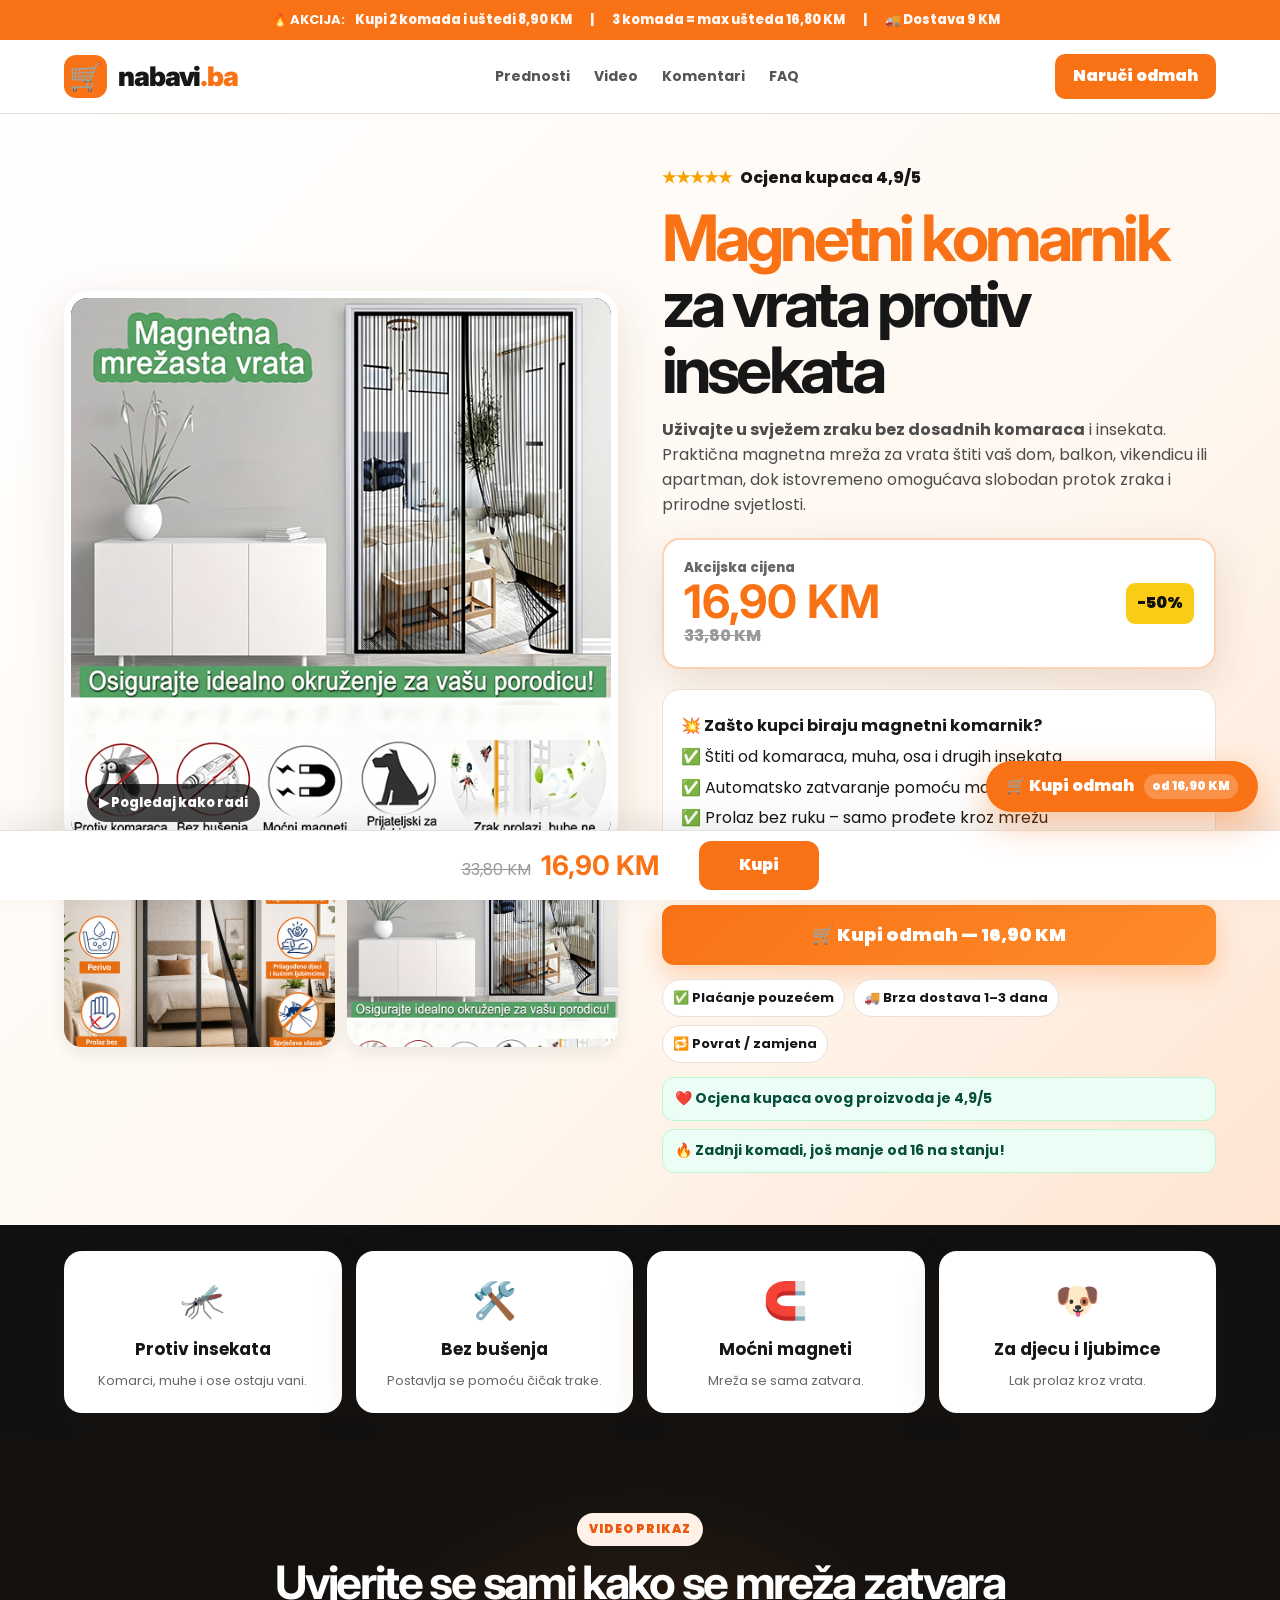
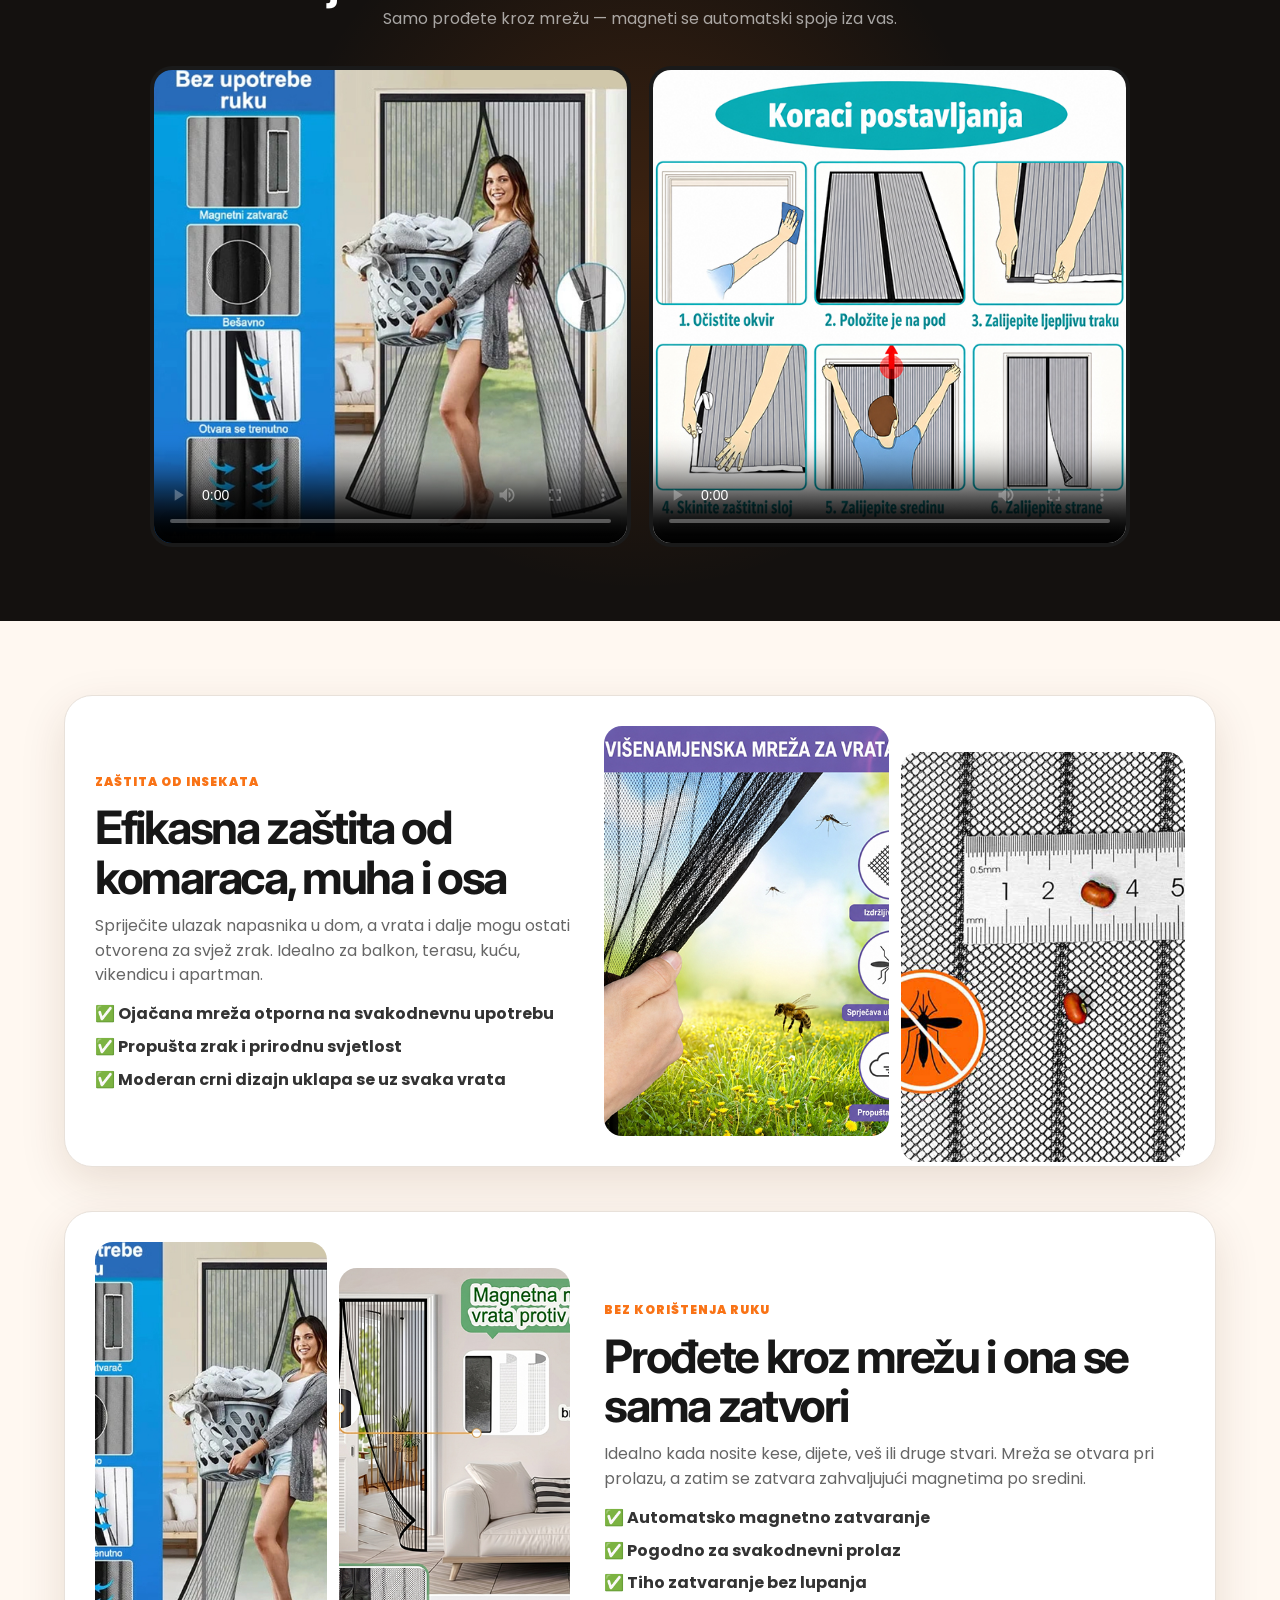
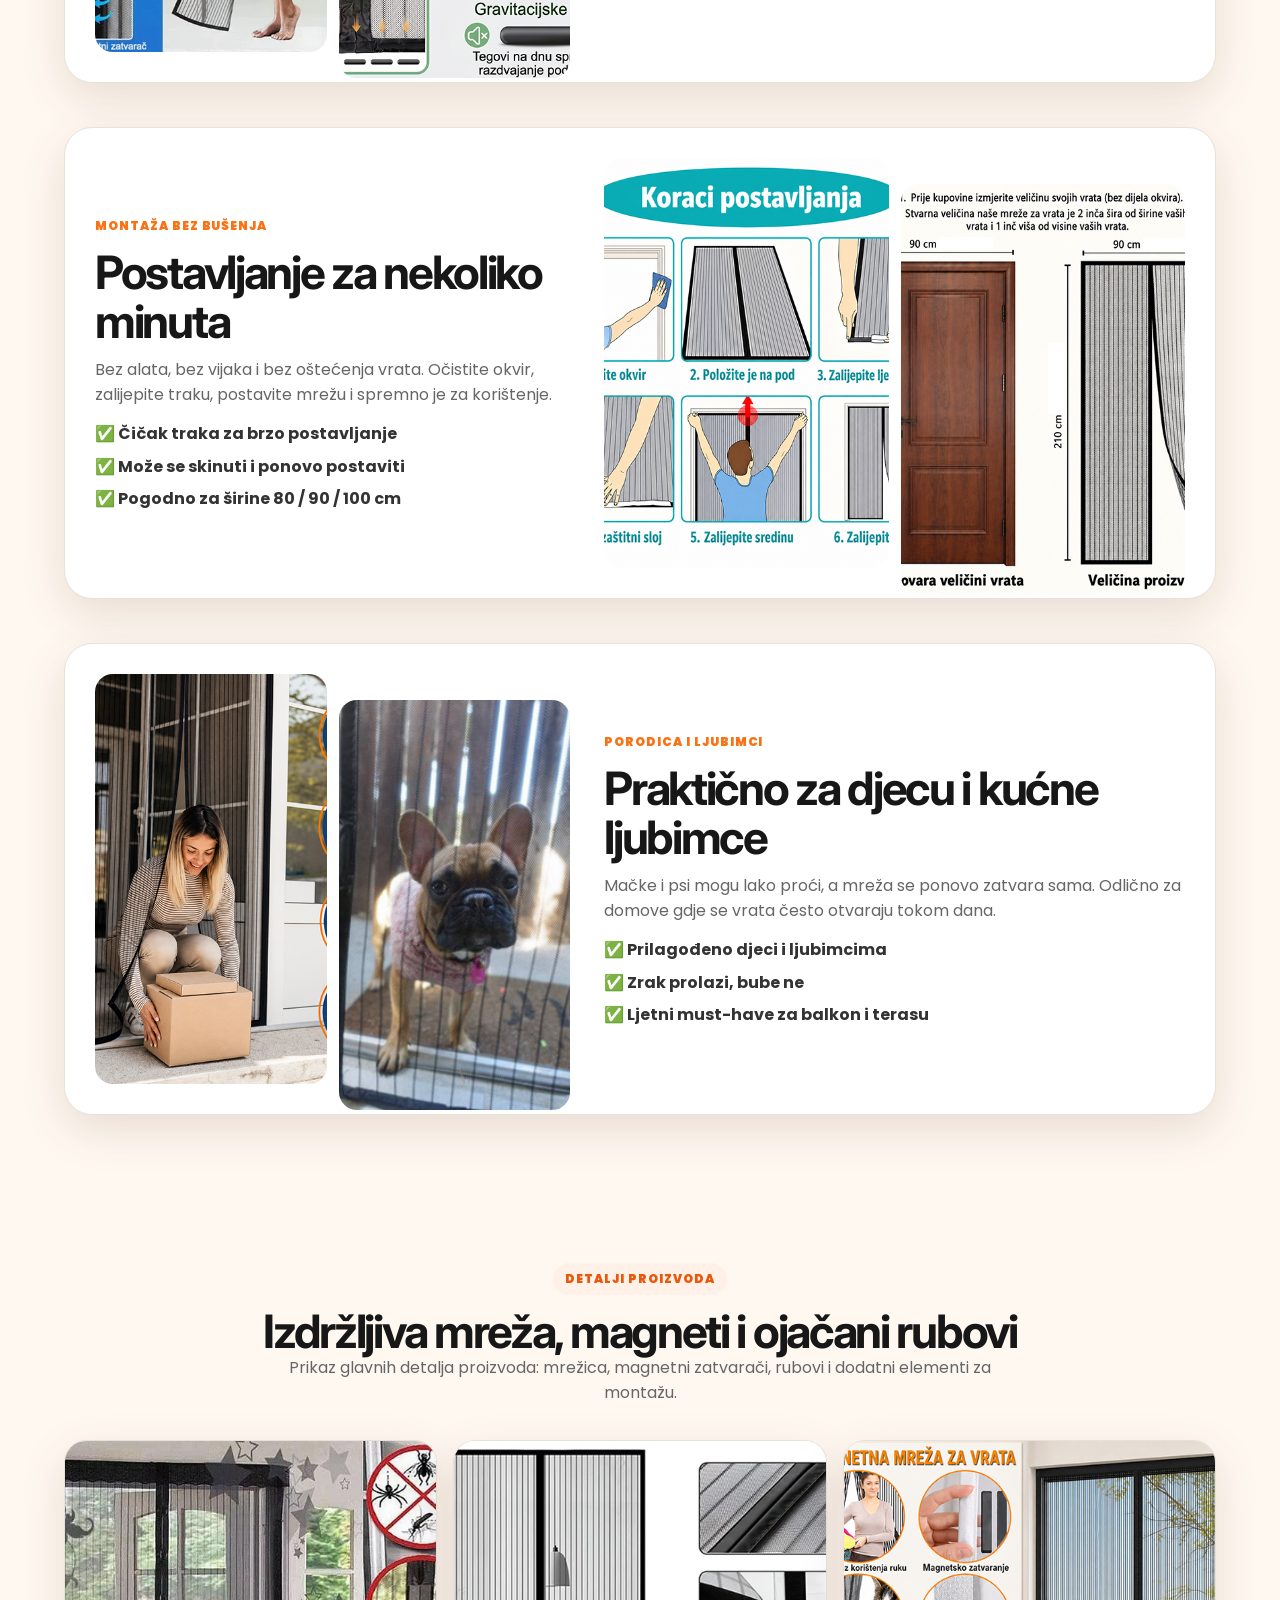
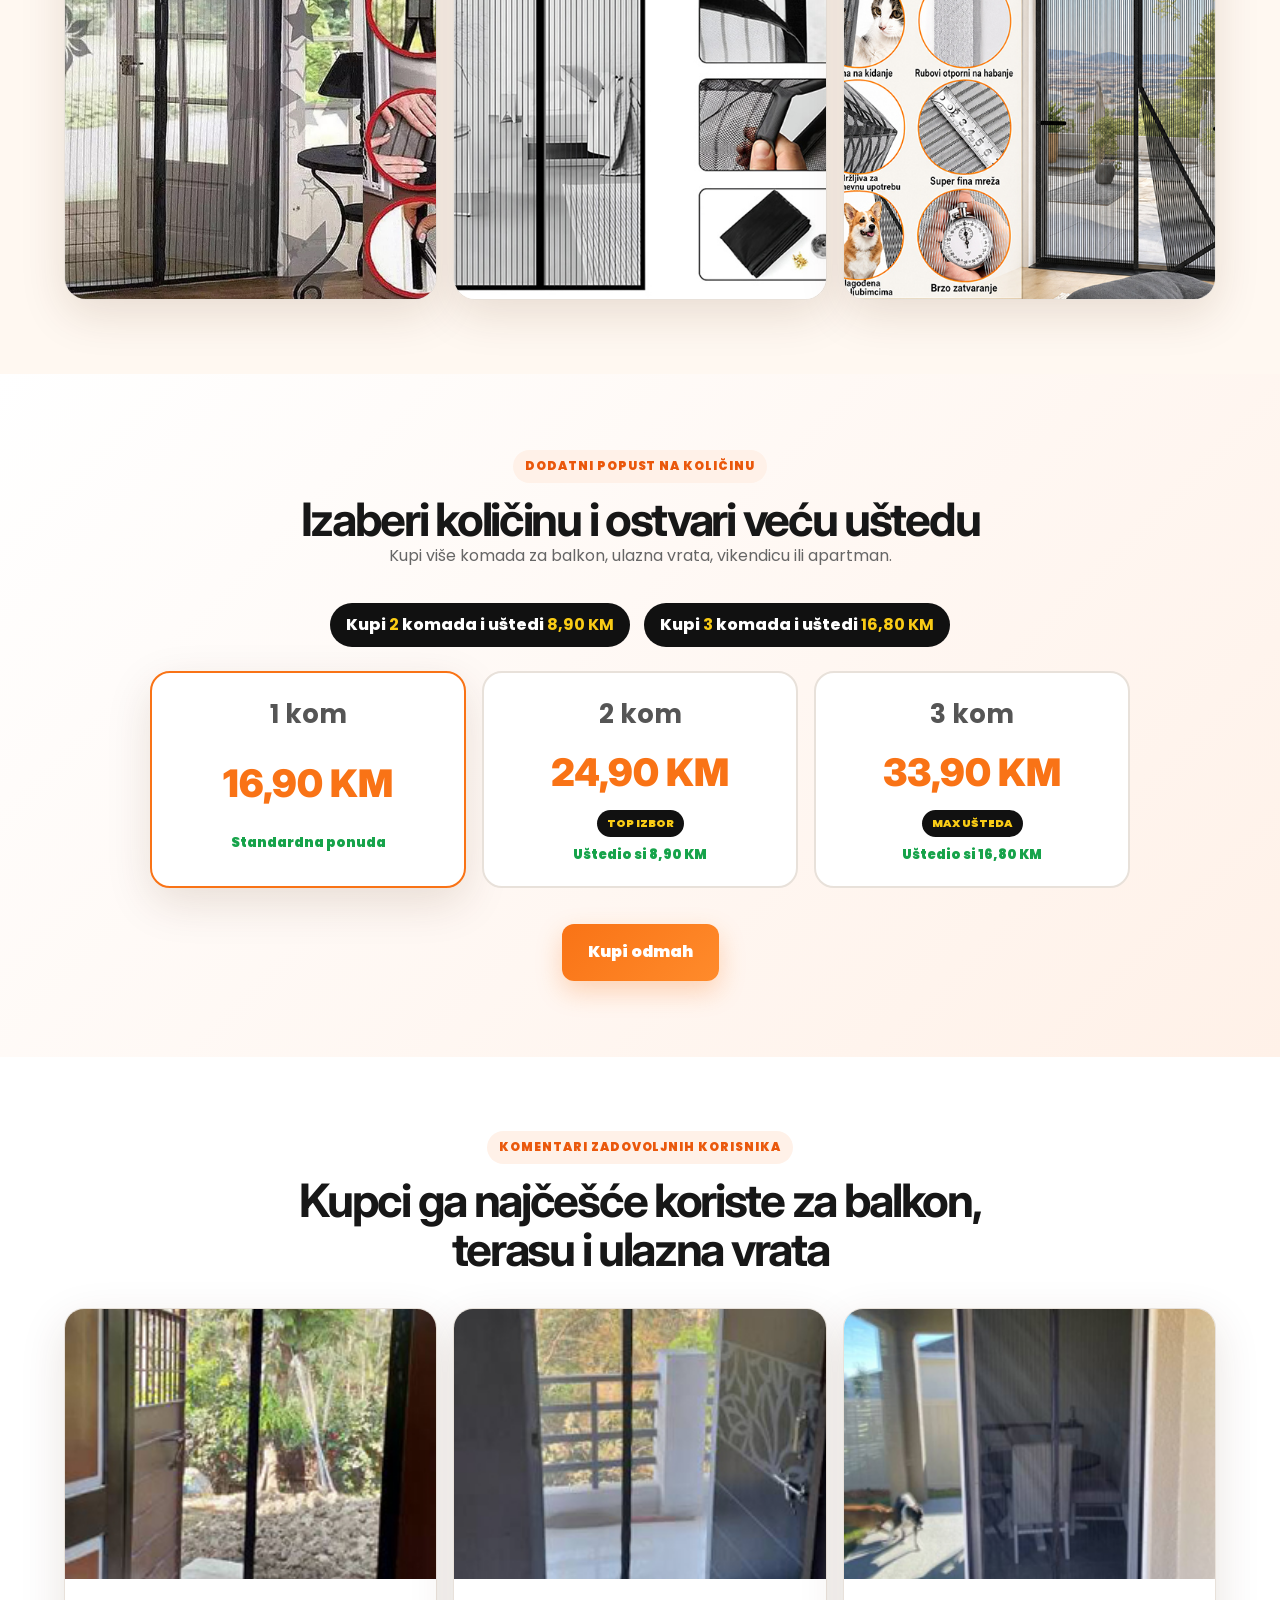
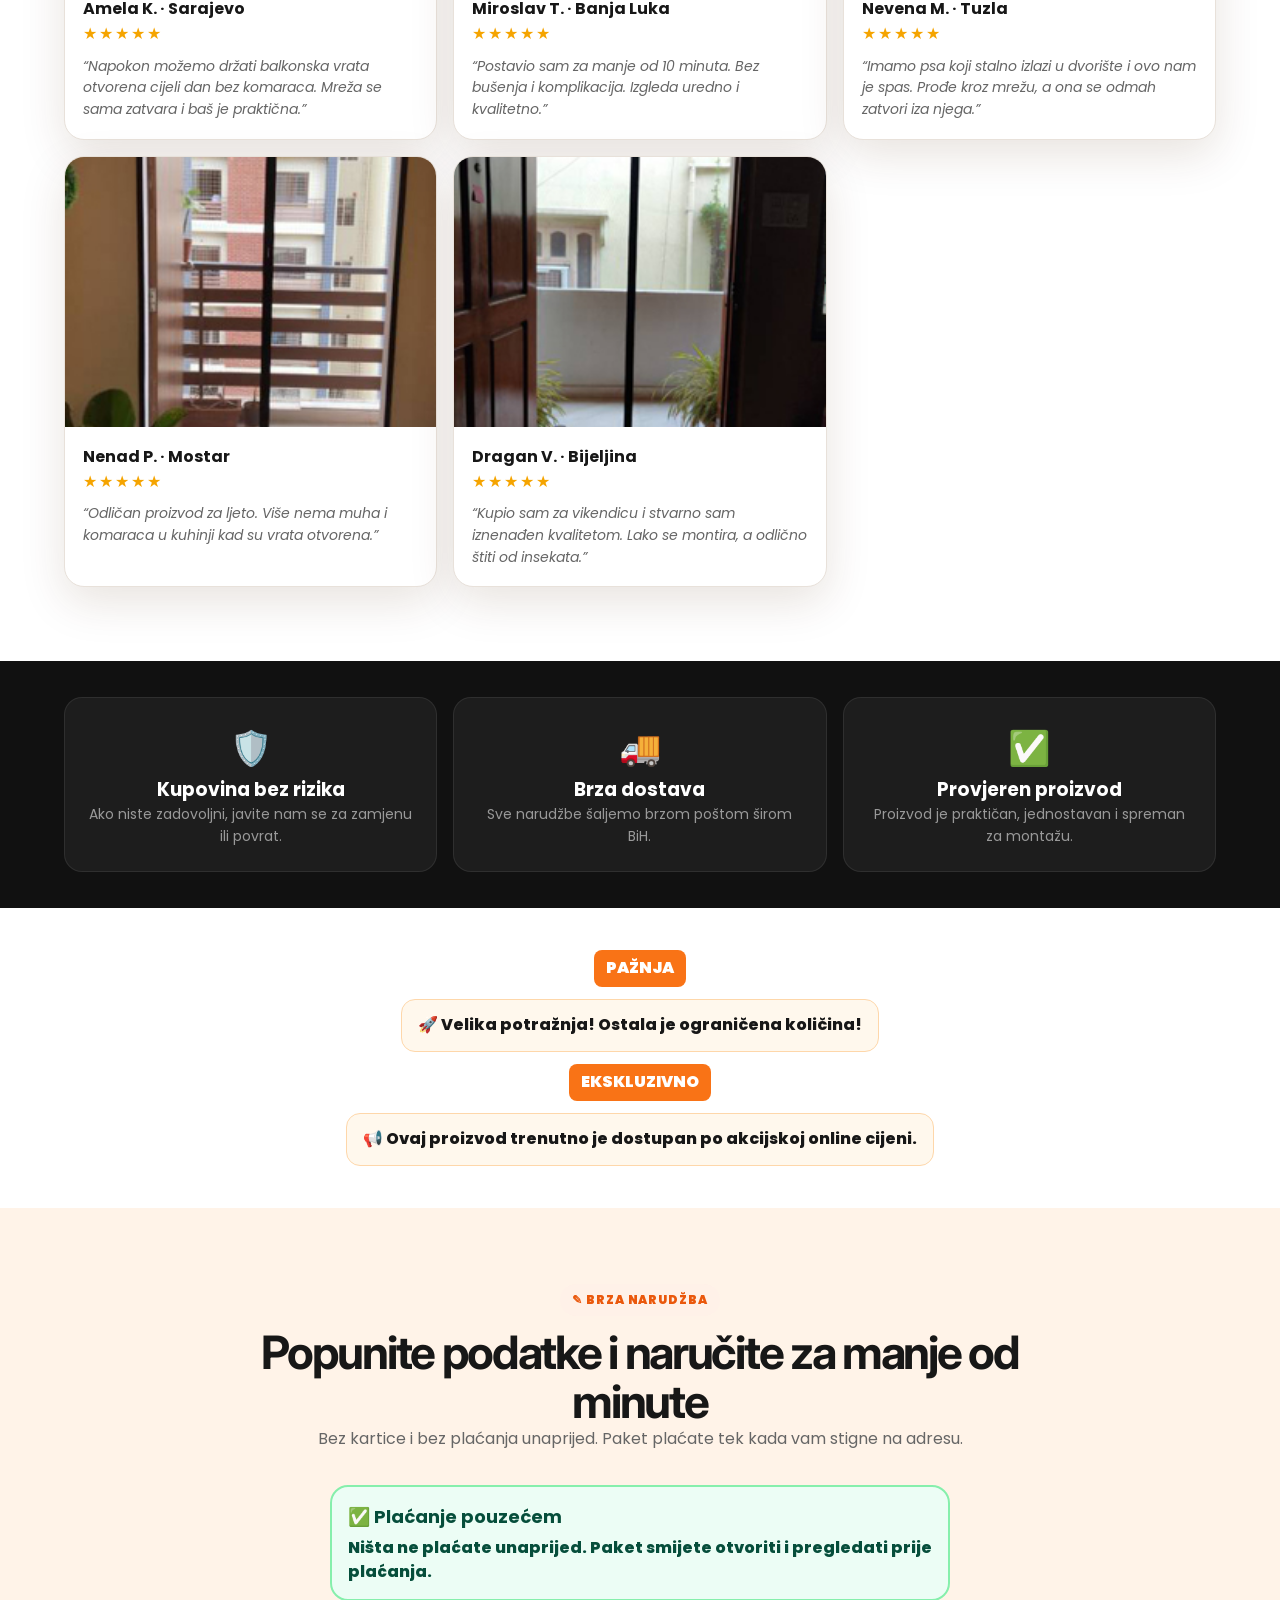
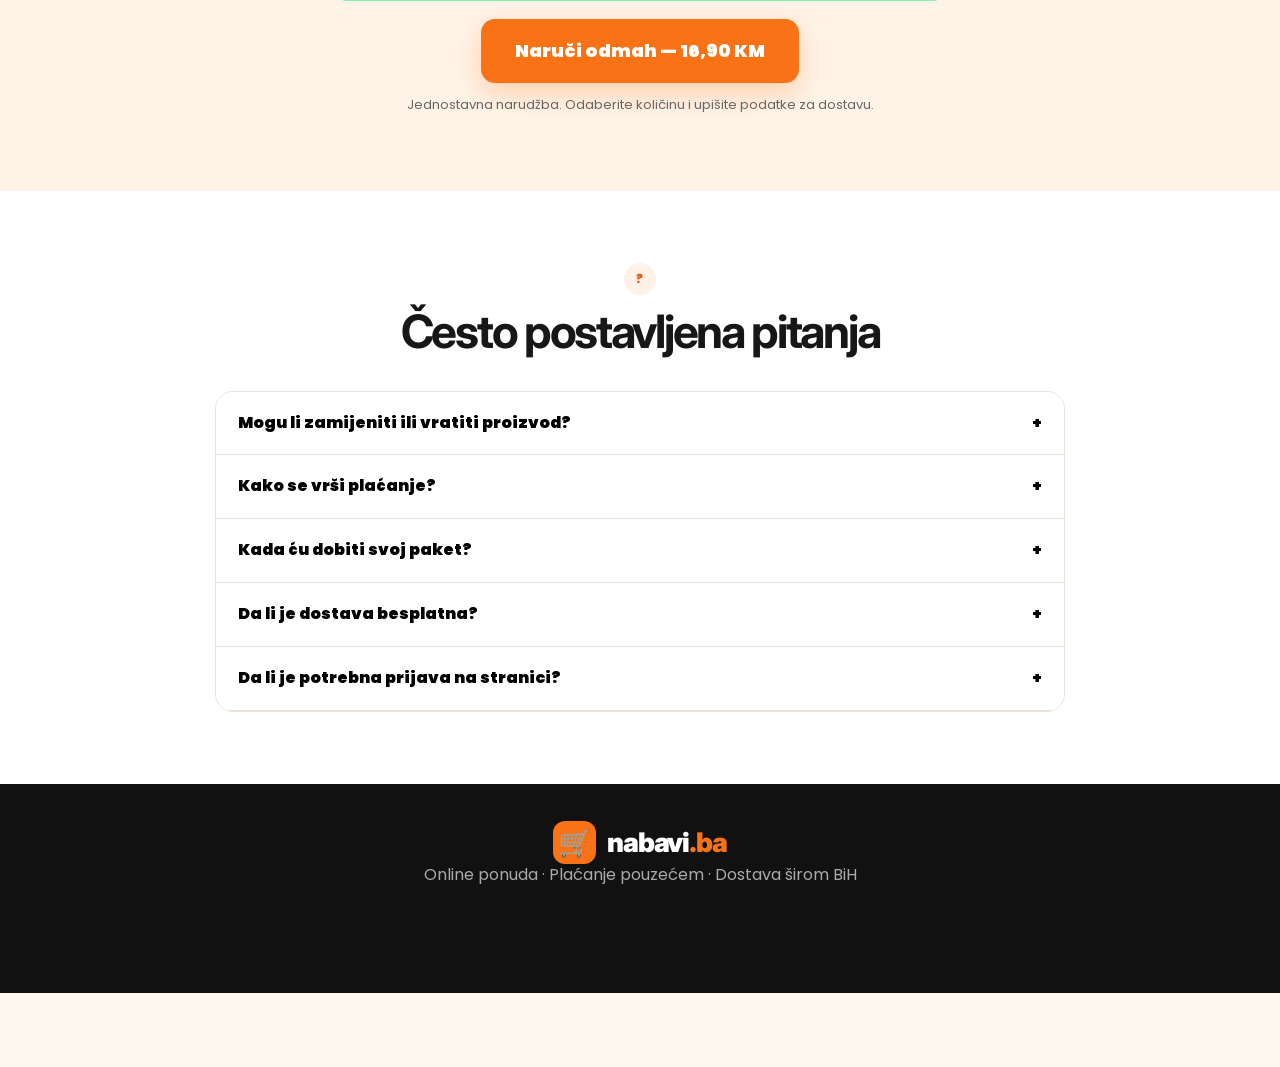
<file: magnetni-komarnik-popup-form-v1/index.html>
<!doctype html>
<html lang="bs">
<head>
  <meta charset="utf-8">
  <meta name="viewport" content="width=device-width,initial-scale=1,maximum-scale=1">
  <title>Magnetni komarnik za vrata | nabavi.ba</title>
  <meta name="description" content="Magnetni komarnik za vrata protiv komaraca i insekata. Automatsko zatvaranje, montaža bez bušenja i količinski popust.">
  <meta property="product:price:amount" content="16.90">
  <meta property="product:price:currency" content="BAM">
  <meta property="og:title" content="Magnetni komarnik za vrata | nabavi.ba">
  <meta property="og:description" content="Uživajte u svježem zraku bez komaraca. 1 kom 16,90 KM, 2 kom 24,90 KM, 3 kom 33,90 KM.">
  <meta property="og:type" content="product">
  <meta property="og:image" content="assets/images/hero-main.png">
  <link rel="preconnect" href="https://connect.facebook.net">
  <link rel="preconnect" href="https://fonts.googleapis.com">
  <link rel="preconnect" href="https://fonts.gstatic.com" crossorigin>
  <link href="https://fonts.googleapis.com/css2?family=Poppins:wght@400;500;600;700;800;900&family=Inter:wght@600;700;800;900&display=swap" rel="stylesheet">
  <link rel="stylesheet" href="css/styles.css">
  <script>
    window.PAGE_CONFIG = {
      pixelId: '1175799501171686',
      productName: 'Magnetni komarnik za vrata',
      currency: 'BAM',
      shipping: 9,
      offers: {
        '1': { qty: 1, name: '1 komad', price: 16.90, savings: 0, badge: 'Standard' },
        '2': { qty: 2, name: '2 komada', price: 24.90, savings: 8.90, badge: 'TOP IZBOR' },
        '3': { qty: 3, name: '3 komada', price: 33.90, savings: 16.80, badge: 'MAX UŠTEDA' }
      },
      addons: {
        warranty: { name: 'Dodatna godina garancije', price: 2.90 },
        priority: { name: 'Prioritetna dostava', price: 1.90 },
        insurance: { name: 'Osiguranje paketa', price: 1.00, default: true }
      }
    };
  </script>
  <script defer src="js/app.js"></script>
</head>
<body>
  <noscript><img height="1" width="1" style="display:none" alt="" src="https://www.facebook.com/tr?id=1175799501171686&ev=PageView&noscript=1"></noscript>

  <a href="#order" class="floating-cta" data-checkout>
    🛒 Kupi odmah <span>od 16,90 KM</span>
  </a>

  <div class="topbar">
    🔥 <strong>AKCIJA:</strong>
    <span>Kupi 2 komada i uštedi 8,90 KM</span>
    <span>|</span>
    <span>3 komada = max ušteda 16,80 KM</span>
    <span>|</span>
    <span>🚚 Dostava 9 KM</span>
  </div>

  <nav class="navbar">
    <div class="brand"><span class="bag">🛒</span> nabavi<span>.ba</span></div>
    <div class="nav-links">
      <a href="#benefits">Prednosti</a>
      <a href="#video">Video</a>
      <a href="#reviews">Komentari</a>
      <a href="#faq">FAQ</a>
    </div>
    <a href="#order" class="nav-btn" data-checkout>Naruči odmah</a>
  </nav>

  <header class="hero">
    <div class="hero-media">
      <div class="hero-video-box">
        <video autoplay muted loop playsinline poster="assets/images/hero-main.png">
          <source src="assets/videos/hero-video.mp4" type="video/mp4">
        </video>
        <div class="video-badge">▶ Pogledaj kako radi</div>
      </div>
      <div class="hero-mini">
        <img src="assets/images/benefits-icons.png" alt="Prednosti magnetnog komarnika">
        <img src="assets/images/hero-main.png" alt="Magnetna mreža za vrata">
      </div>
    </div>

    <div class="hero-copy">
      <div class="rating">★★★★★ <span>Ocjena kupaca 4,9/5</span></div>
      <h1><span>Magnetni komarnik</span> za vrata protiv insekata</h1>
      <p class="lead"><b>Uživajte u svježem zraku bez dosadnih komaraca</b> i insekata. Praktična magnetna mreža za vrata štiti vaš dom, balkon, vikendicu ili apartman, dok istovremeno omogućava slobodan protok zraka i prirodne svjetlosti.</p>

      <div class="price-card">
        <div>
          <small>Akcijska cijena</small>
          <strong>16,90 KM</strong>
          <del>33,80 KM</del>
        </div>
        <span>-50%</span>
      </div>

      <div class="quick-list">
        <p><b>💥 Zašto kupci biraju magnetni komarnik?</b></p>
        <p>✅ Štiti od komaraca, muha, osa i drugih insekata</p>
        <p>✅ Automatsko zatvaranje pomoću magneta</p>
        <p>✅ Prolaz bez ruku – samo prođete kroz mrežu</p>
        <p>✅ Idealno kada nosite kese, dijete ili stvari u rukama</p>
      </div>

      <a href="#order" class="btn primary hero-btn" data-checkout>🛒 Kupi odmah — 16,90 KM</a>

      <div class="trust-row">
        <div>✅ Plaćanje pouzećem</div>
        <div>🚚 Brza dostava 1–3 dana</div>
        <div>🔁 Povrat / zamjena</div>
      </div>

      <div class="urgency">
        <div>❤️ Ocjena kupaca ovog proizvoda je <b>4,9/5</b></div>
        <div>🔥 Zadnji komadi, još manje od <b id="stockCount">19</b> na stanju!</div>
      </div>
    </div>
  </header>

  <section class="icon-strip" id="benefits">
    <div class="icon-card"><span>🦟</span><b>Protiv insekata</b><p>Komarci, muhe i ose ostaju vani.</p></div>
    <div class="icon-card"><span>🛠️</span><b>Bez bušenja</b><p>Postavlja se pomoću čičak trake.</p></div>
    <div class="icon-card"><span>🧲</span><b>Moćni magneti</b><p>Mreža se sama zatvara.</p></div>
    <div class="icon-card"><span>🐶</span><b>Za djecu i ljubimce</b><p>Lak prolaz kroz vrata.</p></div>
  </section>

  <section class="section dark-video" id="video">
    <div class="section-head center">
      <span>VIDEO PRIKAZ</span>
      <h2>Uvjerite se sami kako se mreža zatvara</h2>
      <p>Samo prođete kroz mrežu — magneti se automatski spoje iza vas.</p>
    </div>
    <div class="video-grid">
      <video controls playsinline poster="assets/images/handsfree.png"><source src="assets/videos/demo-video.mp4" type="video/mp4"></video>
      <video controls playsinline poster="assets/images/install-steps.png"><source src="assets/videos/install-video.mp4" type="video/mp4"></video>
    </div>
  </section>

  <section class="section benefit-blocks">
    <div class="benefit-row">
      <div class="copy">
        <span>ZAŠTITA OD INSEKATA</span>
        <h2>Efikasna zaštita od komaraca, muha i osa</h2>
        <p>Spriječite ulazak napasnika u dom, a vrata i dalje mogu ostati otvorena za svjež zrak. Idealno za balkon, terasu, kuću, vikendicu i apartman.</p>
        <ul>
          <li>✅ Ojačana mreža otporna na svakodnevnu upotrebu</li>
          <li>✅ Propušta zrak i prirodnu svjetlost</li>
          <li>✅ Moderan crni dizajn uklapa se uz svaka vrata</li>
        </ul>
      </div>
      <div class="image-stack">
        <img src="assets/images/mesh-insects.png" alt="Mreža sprečava ulazak insekata">
        <img src="assets/images/mesh-close.png" alt="Detalj guste mrežice">
      </div>
    </div>

    <div class="benefit-row reverse">
      <div class="copy">
        <span>BEZ KORIŠTENJA RUKU</span>
        <h2>Prođete kroz mrežu i ona se sama zatvori</h2>
        <p>Idealno kada nosite kese, dijete, veš ili druge stvari. Mreža se otvara pri prolazu, a zatim se zatvara zahvaljujući magnetima po sredini.</p>
        <ul>
          <li>✅ Automatsko magnetno zatvaranje</li>
          <li>✅ Pogodno za svakodnevni prolaz</li>
          <li>✅ Tiho zatvaranje bez lupanja</li>
        </ul>
      </div>
      <div class="image-stack">
        <img src="assets/images/handsfree.png" alt="Prolaz bez korištenja ruku">
        <img src="assets/images/magnet-details.png" alt="Magnetni detalji za brzo zatvaranje">
      </div>
    </div>

    <div class="benefit-row">
      <div class="copy">
        <span>MONTAŽA BEZ BUŠENJA</span>
        <h2>Postavljanje za nekoliko minuta</h2>
        <p>Bez alata, bez vijaka i bez oštećenja vrata. Očistite okvir, zalijepite traku, postavite mrežu i spremno je za korištenje.</p>
        <ul>
          <li>✅ Čičak traka za brzo postavljanje</li>
          <li>✅ Može se skinuti i ponovo postaviti</li>
          <li>✅ Pogodno za širine 80 / 90 / 100 cm</li>
        </ul>
      </div>
      <div class="image-stack">
        <img src="assets/images/install-steps.png" alt="Koraci postavljanja komarnika">
        <img src="assets/images/dimensions.png" alt="Dimenzije komarnika">
      </div>
    </div>

    <div class="benefit-row reverse">
      <div class="copy">
        <span>PORODICA I LJUBIMCI</span>
        <h2>Praktično za djecu i kućne ljubimce</h2>
        <p>Mačke i psi mogu lako proći, a mreža se ponovo zatvara sama. Odlično za domove gdje se vrata često otvaraju tokom dana.</p>
        <ul>
          <li>✅ Prilagođeno djeci i ljubimcima</li>
          <li>✅ Zrak prolazi, bube ne</li>
          <li>✅ Ljetni must-have za balkon i terasu</li>
        </ul>
      </div>
      <div class="image-stack">
        <img src="assets/images/lifestyle-box.png" alt="Magnetni komarnik u svakodnevnoj upotrebi">
        <img src="assets/images/review-7.png" alt="Pas uz komarnik">
      </div>
    </div>
  </section>

  <section class="section product-details">
    <div class="section-head center">
      <span>DETALJI PROIZVODA</span>
      <h2>Izdržljiva mreža, magneti i ojačani rubovi</h2>
      <p>Prikaz glavnih detalja proizvoda: mrežica, magnetni zatvarači, rubovi i dodatni elementi za montažu.</p>
    </div>
    <div class="details-grid">
      <img src="assets/images/door-details.png" alt="Detalji vrata i komarnika">
      <img src="assets/images/product-details.png" alt="Detalji proizvoda">
      <img src="assets/images/feature-grid.png" alt="Karakteristike magnetnog komarnika">
    </div>
  </section>

  <section class="quantity-section" id="quantity">
    <div class="section-head center">
      <span>DODATNI POPUST NA KOLIČINU</span>
      <h2>Izaberi količinu i ostvari veću uštedu</h2>
      <p>Kupi više komada za balkon, ulazna vrata, vikendicu ili apartman.</p>
    </div>

    <div class="offer-lines">
      <p>Kupi <b>2</b> komada i uštedi <b>8,90 KM</b></p>
      <p>Kupi <b>3</b> komada i uštedi <b>16,80 KM</b></p>
    </div>

    <div class="bundle-grid" role="radiogroup" aria-label="Izaberi količinu">
      <label class="bundle-card selected" data-bundle-card="1">
        <input type="radio" name="bundleTop" value="1" checked>
        <strong>1 kom</strong>
        <span>16,90 KM</span>
        <small>Standardna ponuda</small>
      </label>
      <label class="bundle-card top" data-bundle-card="2">
        <input type="radio" name="bundleTop" value="2">
        <strong>2 kom</strong>
        <span>24,90 KM</span>
        <em>TOP IZBOR</em>
        <small>Uštedio si 8,90 KM</small>
      </label>
      <label class="bundle-card max" data-bundle-card="3">
        <input type="radio" name="bundleTop" value="3">
        <strong>3 kom</strong>
        <span>33,90 KM</span>
        <em>MAX UŠTEDA</em>
        <small>Uštedio si 16,80 KM</small>
      </label>
    </div>
    <a href="#order" class="btn primary center-btn" data-checkout>Kupi odmah</a>
  </section>

  <section class="section reviews" id="reviews">
    <div class="section-head center">
      <span>KOMENTARI ZADOVOLJNIH KORISNIKA</span>
      <h2>Kupci ga najčešće koriste za balkon, terasu i ulazna vrata</h2>
    </div>
    <div class="review-grid">
      <article><img src="assets/images/review-1.png" alt="Komarnik kod kupca"><div><h3>Amela K. · Sarajevo</h3><span>★★★★★</span><p>“Napokon možemo držati balkonska vrata otvorena cijeli dan bez komaraca. Mreža se sama zatvara i baš je praktična.”</p></div></article>
      <article><img src="assets/images/review-2.png" alt="Komarnik na balkonskim vratima"><div><h3>Miroslav T. · Banja Luka</h3><span>★★★★★</span><p>“Postavio sam za manje od 10 minuta. Bez bušenja i komplikacija. Izgleda uredno i kvalitetno.”</p></div></article>
      <article><img src="assets/images/review-3.png" alt="Komarnik na terasi"><div><h3>Nevena M. · Tuzla</h3><span>★★★★★</span><p>“Imamo psa koji stalno izlazi u dvorište i ovo nam je spas. Prođe kroz mrežu, a ona se odmah zatvori iza njega.”</p></div></article>
      <article><img src="assets/images/review-4.png" alt="Komarnik na vratima"><div><h3>Nenad P. · Mostar</h3><span>★★★★★</span><p>“Odličan proizvod za ljeto. Više nema muha i komaraca u kuhinji kad su vrata otvorena.”</p></div></article>
      <article><img src="assets/images/review-6.png" alt="Komarnik na balkonu"><div><h3>Dragan V. · Bijeljina</h3><span>★★★★★</span><p>“Kupio sam za vikendicu i stvarno sam iznenađen kvalitetom. Lako se montira, a odlično štiti od insekata.”</p></div></article>
    </div>
  </section>

  <section class="trust-badges">
    <div><span>🛡️</span><h3>Kupovina bez rizika</h3><p>Ako niste zadovoljni, javite nam se za zamjenu ili povrat.</p></div>
    <div><span>🚚</span><h3>Brza dostava</h3><p>Sve narudžbe šaljemo brzom poštom širom BiH.</p></div>
    <div><span>✅</span><h3>Provjeren proizvod</h3><p>Proizvod je praktičan, jednostavan i spreman za montažu.</p></div>
  </section>

  <section class="exclusive-box">
    <div class="note">PAŽNJA</div>
    <p>🚀 Velika potražnja! Ostala je ograničena količina!</p>
    <div class="note">EKSKLUZIVNO</div>
    <p>📢 Ovaj proizvod trenutno je dostupan po akcijskoj online cijeni.</p>
  </section>

  <section class="order-section" id="order">
    <div class="section-head center">
      <span>✎ BRZA NARUDŽBA</span>
      <h2>Popunite podatke i naručite za manje od minute</h2>
      <p>Bez kartice i bez plaćanja unaprijed. Paket plaćate tek kada vam stigne na adresu.</p>
    </div>

    <div class="popup-order-intro">
      <div class="simple-note">
        <strong>✅ Plaćanje pouzećem</strong>
        <span>Ništa ne plaćate unaprijed. Paket smijete otvoriti i pregledati prije plaćanja.</span>
      </div>
      <button type="button" class="open-popup-order main-popup-btn" data-open-order data-checkout>
        Naruči odmah — 16,90 KM
      </button>
      <p class="simple-helper">Jednostavna narudžba. Odaberite količinu i upišite podatke za dostavu.</p>
    </div>
  </section>

  <section class="faq" id="faq">
    <div class="section-head center">
      <span>?</span>
      <h2>Često postavljena pitanja</h2>
    </div>
    <div class="faq-wrap">
      <button class="faq-q">Mogu li zamijeniti ili vratiti proizvod?<span>+</span></button>
      <div class="faq-a">Naravno. Proizvod mora biti neoštećen i u originalnom pakovanju. Javite nam se ako imate problem sa narudžbom.</div>
      <button class="faq-q">Kako se vrši plaćanje?<span>+</span></button>
      <div class="faq-a">Plaćanje se vrši pouzećem. Proizvod plaćate tek kada vam kurir dostavi paket.</div>
      <button class="faq-q">Kada ću dobiti svoj paket?<span>+</span></button>
      <div class="faq-a">Uobičajeno vrijeme dostave je 1–3 radna dana, zavisno od mjesta isporuke.</div>
      <button class="faq-q">Da li je dostava besplatna?<span>+</span></button>
      <div class="faq-a">Dostava se naplaćuje 9 KM i jasno je prikazana u sažetku narudžbe.</div>
      <button class="faq-q">Da li je potrebna prijava na stranici?<span>+</span></button>
      <div class="faq-a">Ne, nije potrebno praviti nalog. Dovoljno je popuniti formu za narudžbu.</div>
    </div>
  </section>

  <footer class="footer">
    <div class="brand"><span class="bag">🛒</span> nabavi<span>.ba</span></div>
    <p>Online ponuda · Plaćanje pouzećem · Dostava širom BiH</p>
  </footer>

  <div class="sticky-bottom">
    <div><del>33,80 KM</del><strong id="stickyPrice">16,90 KM</strong></div>
    <a href="#order" data-checkout>Kupi</a>
  </div>

<!-- POPUP ORDER MODAL -->
<div class="modal-backdrop" id="orderModal" hidden style="display:none;">
  <div class="order-modal" role="dialog" aria-modal="true" aria-labelledby="modalTitle">
    <button type="button" class="modal-close" id="closeOrderModal" aria-label="Zatvori">×</button>
    <div class="modal-head">
      <span>🛒 Brza narudžba</span>
      <h2 id="modalTitle">Magnetni komarnik za vrata</h2>
      <p>Popunite podatke. Plaćanje je pouzećem, a paket smijete otvoriti i pregledati prije plaćanja.</p>
    </div>

    <form id="popupOrderForm" class="popup-form" novalidate>
      <div class="modal-trust">✅ Ništa ne plaćate unaprijed · Otvaranje paketa prije plaćanja</div>

      <div class="popup-bundles">
        <label class="selected" data-popup-bundle="1">
          <input type="radio" name="bundle" value="1" checked>
          <span>1 kom</span>
          <strong>16,90 KM</strong>
          <small>Standard</small>
        </label>
        <label data-popup-bundle="2">
          <input type="radio" name="bundle" value="2">
          <em>TOP IZBOR</em>
          <span>2 kom</span>
          <strong>24,90 KM</strong>
          <small>Uštedio si 8,90 KM</small>
        </label>
        <label data-popup-bundle="3">
          <input type="radio" name="bundle" value="3">
          <em>MAX UŠTEDA</em>
          <span>3 kom</span>
          <strong>33,90 KM</strong>
          <small>Uštedio si 16,80 KM</small>
        </label>
      </div>

      <label>Ime i prezime
        <input name="ime" required minlength="3" placeholder="Ime i prezime">
      </label>
      <label>Broj telefona
        <input name="tel" required inputmode="tel" autocomplete="tel" placeholder="06X XXX XXX">
      </label>
      <label>Adresa
        <input name="adresa" required placeholder="Ulica i broj">
      </label>
      <label>Grad
        <input name="grad" required placeholder="Grad">
      </label>

      <label>Napomena <small>(nije obavezno)</small>
        <textarea name="napomena" rows="2" placeholder="Napomena za dostavu..."></textarea>
      </label>
      <label class="hp" aria-hidden="true">Web<input name="website" tabindex="-1"></label>

      <div class="popup-summary">
        <div><span>Proizvod</span><strong id="popupProduct">1 kom — 16,90 KM</strong></div>
        <div><span>Ušteda</span><strong id="popupSavings">0 KM</strong></div>
        <div><span>Popust</span><strong id="popupDiscount">0 KM</strong></div>
        <div><span>Dostava</span><strong>9 KM</strong></div>
        <div class="total"><span>Ukupno</span><strong id="popupTotal">25,90 KM</strong></div>
      </div>

      <p id="popupError" class="popup-error"></p>
      <button type="submit" class="popup-submit">Potvrdi narudžbu</button>
      <p class="popup-fine">Plaćanje pouzećem. Paket možete otvoriti i pregledati prije plaćanja.</p>

      <div id="popupSuccess" class="popup-success" hidden>
        <h3>✅ Vaša narudžba je zaprimljena!</h3>
        <p>Očekujte dostavu u roku <b>1–3 radna dana</b>. Plaćanje je pouzećem i paket smijete otvoriti prije plaćanja.</p>
      </div>
    </form>
  </div>
</div>

<div class="exit-offer" id="exitOffer" hidden style="display:none;">
  <button type="button" class="exit-close" id="closeExitOffer">×</button>
  <span>🎁 Samo sada</span>
  <h3>Iskoristite 5% popusta</h3>
  <p>Popust se automatski obračunava ako nastavite narudžbu odmah.</p>
  <button type="button" id="useExitOffer">Iskoristi popust</button>
</div>


<script>
(function(){
  const cfg = {
    productName: 'Magnetni komarnik za vrata',
    shipping: 9,
    currency: 'BAM',
    offers: {
      '1': { qty: 1, label: '1 kom', price: 16.90, savings: 0 },
      '2': { qty: 2, label: '2 kom', price: 24.90, savings: 8.90 },
      '3': { qty: 3, label: '3 kom', price: 33.90, savings: 16.80 }
    },
    discountPercent: 0
  };
  const money = v => `${Number(v).toFixed(2).replace('.', ',').replace(',00','')} KM`;
  const modal = document.getElementById('orderModal');
  const exitOffer = document.getElementById('exitOffer');
  const form = document.getElementById('popupOrderForm');
  let selected = '1';
  let exitOfferShown = false;
  let orderCompleted = false;
  let checkoutTracked = false;

  function offer(){ return cfg.offers[selected]; }
  function discountAmount(){
    return cfg.discountPercent ? (offer().price * cfg.discountPercent / 100) : 0;
  }
  function calcTotal(){
    return offer().price + cfg.shipping - discountAmount();
  }
  function updateSummary(){
    document.querySelectorAll('[data-popup-bundle]').forEach(label => {
      const is = label.getAttribute('data-popup-bundle') === selected;
      label.classList.toggle('selected', is);
      const input = label.querySelector('input');
      if(input) input.checked = is;
    });
    document.getElementById('popupProduct').textContent = `${offer().label} — ${money(offer().price)}`;
    document.getElementById('popupSavings').textContent = offer().savings ? money(offer().savings) : '0 KM';
    document.getElementById('popupDiscount').textContent = cfg.discountPercent ? `- ${money(discountAmount())}` : '0 KM';
    document.getElementById('popupTotal').textContent = money(calcTotal());
  }
  function openModal(e){
    if(e) e.preventDefault();
    modal.hidden = false;
    modal.style.display = 'grid';
    document.body.style.overflow = 'hidden';
    updateSummary();
    if(!checkoutTracked && window.fbq){
      fbq('track','InitiateCheckout',{content_name:cfg.productName,content_type:'product',value:calcTotal(),currency:cfg.currency,num_items:offer().qty});
      checkoutTracked = true;
    }
  }
  function closeModal(){
    modal.hidden = true;
    modal.style.display = 'none';
    document.body.style.overflow = '';
    if(!exitOfferShown && !orderCompleted){
      exitOfferShown = true;
      setTimeout(()=>{ exitOffer.hidden = false; exitOffer.style.display = 'block'; }, 250);
    }
  }

  document.querySelectorAll('[data-open-order], [data-checkout], a[href="#order"], a[href="#naruci"], a[href="#quantity"], .sticky-bottom a, .floating-cta').forEach(el => {
    el.addEventListener('click', openModal);
  });

  document.getElementById('closeOrderModal').addEventListener('click', closeModal);
  modal.addEventListener('click', e => { if(e.target === modal) closeModal(); });
  document.getElementById('closeExitOffer').addEventListener('click', () => { exitOffer.hidden = true; exitOffer.style.display = 'none'; });
  document.getElementById('useExitOffer').addEventListener('click', () => {
    cfg.discountPercent = 5;
    exitOffer.hidden = true;
    exitOffer.style.display = 'none';
    openModal();
  });
  document.querySelectorAll('input[name="bundle"]').forEach(input => input.addEventListener('change', () => {
    selected = input.value;
    updateSummary();
  }));

  const clean = v => String(v || '').trim().replace(/[<>]/g,'');
  form.addEventListener('submit', async e => {
    e.preventDefault();
    const err = document.getElementById('popupError');
    err.textContent = '';
    const fd = new FormData(form);
    const data = Object.fromEntries(fd.entries());
    if(data.website) return;
    const phoneDigits = clean(data.tel).replace(/\D/g,'');
    if(clean(data.ime).length < 3 || phoneDigits.length < 8 || clean(data.adresa).length < 4 || clean(data.grad).length < 2){
      err.textContent = 'Molimo unesite ime, telefon, adresu i grad.';
      return;
    }
    const submit = form.querySelector('.popup-submit');
    submit.disabled = true;
    submit.textContent = 'Slanje narudžbe...';

    const payload = {
      proizvod: cfg.productName,
      paket: offer().label,
      kolicina: offer().qty,
      cijenaPaketa: offer().price,
      usteda: offer().savings,
      popust: discountAmount(),
      dostava: cfg.shipping,
      ukupno: calcTotal(),
      ime: clean(data.ime),
      tel: clean(data.tel),
      adresa: clean(data.adresa),
      grad: clean(data.grad),
      napomena: clean(data.napomena)
    };

    try{
      const res = await fetch('/.netlify/functions/narudzba', {method:'POST',headers:{'Content-Type':'application/json'},body:JSON.stringify(payload)});
      const out = await res.json().catch(()=>({}));
      if(!res.ok || !out.success) throw new Error(out.message || 'Greška');
      orderCompleted = true;
      exitOfferShown = true;
      if(exitOffer){ exitOffer.hidden = true; exitOffer.style.display = 'none'; }
      if(window.fbq){
        fbq('track','Purchase',{content_name:cfg.productName,content_type:'product',value:calcTotal(),currency:cfg.currency,num_items:offer().qty});
      }
      document.getElementById('popupSuccess').hidden = false;
      document.getElementById('popupSuccess').scrollIntoView({behavior:'smooth', block:'center'});
      submit.textContent = 'Narudžba poslana';
    }catch(ex){
      err.textContent = ex.message ? ('Greška: ' + ex.message) : 'Došlo je do greške. Molimo pokušajte ponovo.';
      submit.disabled = false;
      submit.textContent = 'Potvrdi narudžbu';
    }
  });
  updateSummary();
})();
</script>

</body>
</html>
</file>
<file: magnetni-komarnik-popup-form-v1/css/styles.css>
:root{--orange:#f97316;--orange2:#ea580c;--orange3:#fff1e8;--blue:#123b67;--green:#16a34a;--text:#171717;--muted:#666;--line:#e8e1da;--bg:#fff8f1;--white:#fff;--shadow:0 15px 45px rgba(80,38,11,.13)}
*{box-sizing:border-box;margin:0;padding:0}html{scroll-behavior:smooth}body{font-family:Poppins,Arial,sans-serif;background:var(--bg);color:var(--text);line-height:1.55;overflow-x:hidden;padding-bottom:74px}img,video{max-width:100%;display:block}a{text-decoration:none;color:inherit}button,input,textarea{font:inherit}.topbar{position:sticky;top:0;z-index:80;background:var(--orange);color:#fff;text-align:center;padding:10px 14px;font-weight:800;font-size:13px}.topbar span{margin:0 8px;opacity:.95}.navbar{position:sticky;top:39px;z-index:75;display:flex;align-items:center;justify-content:space-between;padding:14px 5%;background:rgba(255,255,255,.94);backdrop-filter:blur(12px);border-bottom:1px solid var(--line)}.brand{font-family:Inter,sans-serif;font-weight:900;font-size:27px;letter-spacing:-.04em}.brand span{color:var(--orange)}.bag{background:var(--orange);color:#fff;border-radius:12px;padding:5px;margin-right:7px}.nav-links{display:flex;gap:24px;font-size:14px;font-weight:700;color:#555}.nav-btn{background:var(--orange);color:#fff;padding:10px 18px;border-radius:10px;font-weight:900}.floating-cta{position:fixed;right:22px;bottom:88px;z-index:90;background:var(--orange);color:#fff;border-radius:999px;padding:13px 20px;box-shadow:0 12px 35px rgba(249,115,22,.42);font-weight:900;display:flex;gap:10px;align-items:center}.floating-cta span{background:rgba(255,255,255,.22);padding:3px 8px;border-radius:99px;font-size:12px}.hero{display:grid;grid-template-columns:1fr 1fr;gap:44px;align-items:center;padding:52px 5%;background:linear-gradient(135deg,#fff,#fff7ef 62%,#ffe5d2)}.hero-video-box{position:relative;border-radius:24px;overflow:hidden;box-shadow:var(--shadow);background:#000;border:7px solid #fff}.hero-video-box video{width:100%;aspect-ratio:1/1;object-fit:cover}.video-badge{position:absolute;left:16px;bottom:16px;background:rgba(0,0,0,.72);color:#fff;padding:9px 12px;border-radius:999px;font-weight:800;font-size:13px}.hero-mini{display:grid;grid-template-columns:1fr 1fr;gap:12px;margin-top:12px}.hero-mini img{border-radius:18px;box-shadow:0 6px 18px rgba(0,0,0,.08);height:190px;width:100%;object-fit:cover}.rating{display:inline-flex;gap:8px;color:#f5a400;font-weight:900;margin-bottom:14px}.rating span{color:var(--text);font-weight:800}.hero h1{font-family:Inter,sans-serif;font-size:clamp(36px,5vw,64px);line-height:1.03;letter-spacing:-.06em;margin-bottom:16px}.hero h1 span{color:var(--orange)}.lead{font-size:16px;color:#4c4c4c;margin-bottom:18px}.price-card{display:flex;align-items:center;justify-content:space-between;background:#fff;border:2px solid #ffd1b3;border-radius:18px;padding:18px 20px;box-shadow:var(--shadow);margin:20px 0}.price-card small{display:block;color:var(--muted);font-weight:800}.price-card strong{font-family:Inter,sans-serif;font-size:46px;color:var(--orange);display:block;line-height:1}.price-card del{color:#999;font-weight:800}.price-card>span{background:#facc15;color:#111;font-weight:900;border-radius:9px;padding:8px 11px}.quick-list{background:#fff;border:1px solid var(--line);border-radius:18px;padding:18px;margin-bottom:18px}.quick-list p{margin:6px 0}.btn{display:inline-flex;align-items:center;justify-content:center;border:0;border-radius:12px;padding:16px 26px;font-weight:900;cursor:pointer}.primary{background:linear-gradient(135deg,var(--orange),#ff8b2b);color:#fff;box-shadow:0 10px 26px rgba(249,115,22,.28)}.hero-btn{width:100%;font-size:18px}.trust-row{display:flex;gap:8px;flex-wrap:wrap;margin:14px 0}.trust-row div{background:#fff;border:1px solid var(--line);border-radius:999px;padding:8px 10px;font-size:13px;font-weight:700}.urgency{display:grid;gap:8px}.urgency div{background:#ecfdf5;color:#064e3b;border:1px solid #bbf7d0;border-radius:12px;padding:10px 12px;font-size:14px;font-weight:700}.icon-strip{display:grid;grid-template-columns:repeat(4,1fr);gap:14px;padding:26px 5%;background:#111}.icon-card{background:#fff;border-radius:18px;padding:22px;text-align:center;box-shadow:var(--shadow)}.icon-card span{font-size:36px}.icon-card b{display:block;margin:8px 0;font-size:17px}.icon-card p{font-size:13px;color:var(--muted)}.section{padding:74px 5%}.section-head{max-width:760px;margin:0 auto 34px}.section-head.center{text-align:center}.section-head span{display:inline-flex;background:var(--orange3);color:var(--orange2);border-radius:99px;padding:7px 12px;text-transform:uppercase;font-weight:900;font-size:12px;letter-spacing:.08em;margin-bottom:12px}.section-head h2,.copy h2{font-family:Inter,sans-serif;font-size:clamp(28px,4vw,46px);line-height:1.07;letter-spacing:-.05em}.section-head p,.copy p{color:var(--muted)}.dark-video{background:#14110f;color:#fff;position:relative;overflow:hidden}.dark-video:before{content:"";position:absolute;inset:0;background:radial-gradient(circle at 50% 50%,rgba(249,115,22,.18),transparent 48%)}.dark-video>*{position:relative}.dark-video .section-head p{color:rgba(255,255,255,.62)}.video-grid{max-width:980px;margin:auto;display:grid;grid-template-columns:1fr 1fr;gap:18px}.video-grid video{width:100%;aspect-ratio:1/1;object-fit:cover;border-radius:22px;border:4px solid rgba(255,255,255,.1);background:#000}.benefit-blocks{display:grid;gap:44px}.benefit-row{display:grid;grid-template-columns:.9fr 1.1fr;gap:34px;align-items:center;background:#fff;border:1px solid var(--line);border-radius:28px;padding:30px;box-shadow:var(--shadow)}.benefit-row.reverse .copy{order:2}.copy span{color:var(--orange);font-weight:900;text-transform:uppercase;font-size:12px;letter-spacing:.08em}.copy h2{margin:10px 0 12px}.copy ul{list-style:none;margin-top:14px;display:grid;gap:8px;color:#333;font-weight:700}.image-stack{display:grid;grid-template-columns:1fr 1fr;gap:12px}.image-stack img{border-radius:18px;width:100%;height:410px;object-fit:cover}.image-stack img:nth-child(2){transform:translateY(26px)}.details-grid{display:grid;grid-template-columns:repeat(3,1fr);gap:16px}.details-grid img{height:460px;width:100%;object-fit:cover;border-radius:22px;border:1px solid var(--line);box-shadow:var(--shadow)}.quantity-section{padding:76px 5%;background:linear-gradient(135deg,#fff,#fff1e8);text-align:center}.offer-lines{display:flex;justify-content:center;gap:14px;flex-wrap:wrap;margin-bottom:24px}.offer-lines p{background:#111;color:#fff;padding:10px 16px;border-radius:999px;font-weight:800}.offer-lines b{color:#facc15}.bundle-grid{max-width:980px;margin:0 auto 24px;display:grid;grid-template-columns:repeat(3,1fr);gap:16px}.bundle-card{background:#fff;border:2px solid var(--line);border-radius:20px;padding:21px;cursor:pointer;display:grid;gap:8px;position:relative}.bundle-card input{position:absolute;opacity:0}.bundle-card.selected{border-color:var(--orange);box-shadow:var(--shadow)}.bundle-card strong{font-size:26px}.bundle-card span{font-family:Inter,sans-serif;font-size:38px;font-weight:900;color:var(--orange)}.bundle-card em{width:max-content;margin:auto;background:#111;color:#facc15;border-radius:999px;padding:5px 10px;font-style:normal;font-weight:900;font-size:11px}.bundle-card small{font-weight:900;color:var(--green)}.center-btn{margin:auto}.reviews{background:#fff}.review-grid{display:grid;grid-template-columns:repeat(3,1fr);gap:16px}.review-grid article{background:#fff;border:1px solid var(--line);border-radius:20px;overflow:hidden;box-shadow:var(--shadow)}.review-grid img{width:100%;height:270px;object-fit:cover}.review-grid div{padding:18px}.review-grid h3{font-size:16px}.review-grid span{color:#f5a400;letter-spacing:2px}.review-grid p{color:var(--muted);font-style:italic;font-size:14px;margin-top:9px}.trust-badges{display:grid;grid-template-columns:repeat(3,1fr);gap:16px;background:#111;padding:36px 5%}.trust-badges div{background:#1d1d1d;border:1px solid rgba(255,255,255,.08);border-radius:18px;color:#fff;text-align:center;padding:24px}.trust-badges span{font-size:34px}.trust-badges p{color:rgba(255,255,255,.55);font-size:14px}.exclusive-box{background:#fff;padding:42px 5%;text-align:center;display:grid;gap:12px}.exclusive-box .note{display:inline-flex;justify-self:center;background:var(--orange);color:#fff;border-radius:8px;padding:6px 12px;font-weight:900}.exclusive-box p{background:#fff8ed;border:1px solid #fed7aa;border-radius:14px;padding:13px 16px;max-width:750px;margin:auto;font-weight:800}.order-section{padding:76px 5%;background:#fff3e8}.order-form{max-width:880px;margin:auto;background:#fff;border:1px solid var(--line);border-radius:28px;padding:clamp(20px,4vw,36px);box-shadow:var(--shadow)}.order-form h3{font-size:18px;margin:18px 0 4px}.order-form p{color:var(--muted);margin-bottom:12px}.form-row{display:grid;grid-template-columns:1fr 1fr;gap:14px}label{display:block;font-weight:800;color:#555;margin-bottom:12px}input,textarea{width:100%;margin-top:7px;border:1.5px solid var(--line);border-radius:12px;padding:14px;outline:0;background:#fff}input:focus,textarea:focus{border-color:var(--orange);box-shadow:0 0 0 4px rgba(249,115,22,.13)}.form-bundles{border:0;display:grid;grid-template-columns:repeat(3,1fr);gap:10px;margin:12px 0 18px}.form-bundles label{border:2px solid var(--line);border-radius:16px;text-align:center;padding:14px;color:#111;display:grid;gap:4px;cursor:pointer}.form-bundles input{position:absolute;opacity:0}.form-bundles label.selected{border-color:var(--orange);background:var(--orange3)}.form-bundles strong{font-size:20px}.form-bundles em{font-style:normal;font-size:10px;font-weight:900;color:#fff;background:#111;border-radius:999px;padding:4px 7px;justify-self:center}.form-bundles small{font-size:11px;color:var(--green);font-weight:900}.price-summary{background:#faf7f4;border-radius:18px;padding:18px;display:grid;gap:10px}.price-summary div{display:flex;justify-content:space-between;gap:12px}.price-summary span{color:var(--muted)}.price-summary strong{font-weight:900}.price-summary .total{border-top:1px solid var(--line);padding-top:12px;font-size:18px}.price-summary .total strong{font-size:28px;color:var(--orange2)}.secure-line{text-align:center;color:#064e3b;background:#ecfdf5;border:1px solid #bbf7d0;border-radius:14px;padding:11px;margin:14px 0;font-weight:800}.order-options{display:grid;gap:12px;margin:18px 0}.option{border:1.5px solid var(--line);border-radius:16px;padding:15px;background:#fff}.option.active{border-color:var(--orange);background:#fff8f1}.option-line{display:flex;justify-content:space-between;gap:10px;align-items:center;font-weight:900}.option-line div{display:flex;gap:10px;align-items:center}.option button{background:#111;color:#fff;border:0;border-radius:999px;padding:7px 12px;font-weight:900;cursor:pointer}.option.active button{background:var(--orange)}.option p{font-size:13px;margin:10px 0 0}.hp{position:absolute;left:-10000px}.error{color:#c3342d;font-weight:900;text-align:center;margin:10px 0}.submit-btn{width:100%;border:0;background:linear-gradient(135deg,var(--orange),#ff8b2b);color:#fff;padding:17px;border-radius:14px;font-weight:900;font-size:19px;cursor:pointer}.success{background:#ecfdf5;border:1px solid #bbf7d0;border-radius:18px;text-align:center;padding:20px;margin-top:16px}.faq{padding:72px 5%;background:#fff}.faq-wrap{max-width:850px;margin:auto;border:1px solid var(--line);border-radius:18px;overflow:hidden}.faq-q{width:100%;border:0;background:#fff;display:flex;justify-content:space-between;align-items:center;text-align:left;padding:19px 22px;font-weight:900;cursor:pointer;border-bottom:1px solid var(--line)}.faq-a{display:none;background:#fff8f1;padding:18px 28px;color:var(--muted);border-bottom:1px solid var(--line)}.faq-a.open{display:block}.footer{background:#111;color:#fff;text-align:center;padding:38px 5% 105px}.footer p{color:#aaa}.sticky-bottom{position:fixed;left:0;right:0;bottom:0;z-index:85;background:#fff;border-top:1px solid var(--line);display:flex;justify-content:center;gap:40px;align-items:center;padding:10px 18px;box-shadow:0 -10px 30px rgba(0,0,0,.08)}.sticky-bottom div{display:flex;gap:10px;align-items:baseline}.sticky-bottom del{color:#999}.sticky-bottom strong{font-family:Inter,sans-serif;font-size:27px;color:var(--orange)}.sticky-bottom a{background:var(--orange);color:#fff;border-radius:12px;padding:12px 40px;font-weight:900}
@media(max-width:920px){.nav-links{display:none}.hero{grid-template-columns:1fr}.hero-media{order:-1}.icon-strip,.trust-badges{grid-template-columns:1fr 1fr}.video-grid,.benefit-row,.benefit-row.reverse{grid-template-columns:1fr}.benefit-row.reverse .copy{order:0}.review-grid,.details-grid{grid-template-columns:1fr 1fr}.bundle-grid{grid-template-columns:1fr}.image-stack img{height:320px}.floating-cta{display:none}}@media(max-width:620px){body{padding-bottom:70px}.topbar{font-size:11px}.topbar span:nth-of-type(n+2){display:none}.navbar{top:35px}.brand{font-size:22px}.nav-btn{font-size:12px}.hero{padding:28px 14px}.hero h1{font-size:36px}.hero-mini{grid-template-columns:1fr}.hero-mini img{height:auto}.price-card{display:grid;gap:10px}.price-card strong{font-size:40px}.icon-strip,.trust-badges,.review-grid,.details-grid,.form-row,.form-bundles{grid-template-columns:1fr}.section,.quantity-section,.order-section,.faq{padding:52px 14px}.benefit-row{padding:16px;border-radius:20px}.image-stack{grid-template-columns:1fr}.image-stack img{height:auto}.image-stack img:nth-child(2){transform:none}.review-grid img{height:auto}.option-line,.option-line div{align-items:flex-start}.option-line{flex-direction:column}.sticky-bottom{justify-content:space-between;gap:10px}.sticky-bottom strong{font-size:20px}.sticky-bottom a{padding:11px 24px}}
.simple-note{background:#ecfdf5;border:2px solid #86efac;border-radius:18px;padding:16px;margin:0 0 18px;display:grid;gap:5px;color:#064e3b}
.simple-note strong{font-size:18px}
.simple-note span{font-weight:800;line-height:1.45}
.order-form h3{margin-top:22px!important;color:#111}
.form-bundles label{min-height:118px;align-content:center}
@media(max-width:620px){
  .simple-note{font-size:14px}
  .form-bundles label{min-height:auto}
}


/* === KOMARNIK POPUP ORDER === */
.popup-order-intro{max-width:620px;margin:0 auto;text-align:center}
.simple-note{background:#ecfdf5;border:2px solid #86efac;border-radius:18px;padding:16px;margin:0 auto 18px;display:grid;gap:5px;color:#064e3b;text-align:left}
.simple-note strong{font-size:18px}
.simple-note span{font-weight:800;line-height:1.45}
.main-popup-btn{border:0;background:var(--orange);color:#fff;border-radius:14px;padding:18px 34px;font-weight:900;font-size:18px;cursor:pointer;box-shadow:0 10px 28px rgba(249,115,22,.28)}
.simple-helper{font-size:13px;color:var(--muted);margin-top:12px}
.modal-backdrop[hidden],.exit-offer[hidden]{display:none!important;visibility:hidden!important;opacity:0!important}
.modal-backdrop{position:fixed;inset:0;background:rgba(0,0,0,.58);z-index:5000;display:grid;place-items:center;padding:14px;overflow:auto}
.order-modal{width:min(560px,100%);max-height:96vh;overflow:auto;background:#fff;border-radius:24px;box-shadow:0 24px 80px rgba(0,0,0,.32);position:relative;animation:modalIn .22s ease-out}
@keyframes modalIn{from{opacity:0;transform:translateY(18px) scale(.96)}to{opacity:1;transform:none}}
.modal-close{position:absolute;right:14px;top:12px;border:0;background:#f3f3f3;color:#111;width:38px;height:38px;border-radius:50%;font-size:26px;line-height:1;cursor:pointer;z-index:2}
.modal-head{background:linear-gradient(135deg,var(--orange),#ff8b2b);color:#fff;padding:24px 24px 20px;border-radius:24px 24px 0 0}
.modal-head span{font-size:13px;font-weight:800;text-transform:uppercase;letter-spacing:.08em;opacity:.9}
.modal-head h2{font-size:25px;margin:6px 0 6px;color:#fff}
.modal-head p{font-size:14px;color:rgba(255,255,255,.9)}
.popup-form{padding:20px 22px 24px}
.modal-trust{background:#ecfdf5;color:#064e3b;border:1px solid #bbf7d0;border-radius:13px;padding:11px 12px;font-size:13px;font-weight:800;margin-bottom:14px;text-align:center}
.popup-form label{display:block;font-size:12px;text-transform:uppercase;letter-spacing:.05em;font-weight:800;color:#555;margin-bottom:12px}
.popup-form input,.popup-form textarea{width:100%;margin-top:7px;border:1.5px solid var(--line);border-radius:12px;padding:13px 14px;background:#fff;outline:0;color:var(--text)}
.popup-form input:focus,.popup-form textarea:focus{border-color:var(--orange);box-shadow:0 0 0 4px rgba(249,115,22,.13)}
.popup-bundles{display:grid;grid-template-columns:repeat(3,1fr);gap:9px;margin-bottom:14px}
.popup-bundles label{position:relative;border:2px solid var(--line);border-radius:14px;padding:12px 8px!important;text-align:center;display:grid!important;gap:4px;cursor:pointer;color:#111!important;text-transform:none!important;letter-spacing:0!important;margin:0!important;min-height:112px;align-content:center}
.popup-bundles input{position:absolute;opacity:0;pointer-events:none}
.popup-bundles label.selected{border-color:var(--orange);background:#fff1e8}
.popup-bundles em{font-style:normal;font-size:10px;font-weight:900;background:#111;color:#facc15;border-radius:999px;padding:4px 7px;justify-self:center}
.popup-bundles span{font-weight:900}
.popup-bundles strong{font-size:19px;color:var(--orange)}
.popup-bundles small{font-size:10px;color:#16a34a;font-weight:900}
.popup-summary{background:#faf7f4;border-radius:16px;padding:15px;display:grid;gap:9px;margin:14px 0}.popup-summary div{display:flex;justify-content:space-between;gap:12px}.popup-summary span{color:#666}.popup-summary strong{font-weight:900}.popup-summary .total{border-top:1px solid var(--line);padding-top:10px;font-size:17px}.popup-summary .total strong{font-size:25px;color:var(--orange)}
.popup-error{color:#c3342d;font-weight:900;text-align:center;margin:10px 0}.popup-submit{width:100%;border:0;background:var(--orange);color:#fff;border-radius:14px;padding:16px;font-weight:900;font-size:17px;cursor:pointer}.popup-fine{text-align:center;font-size:12px;color:#666;margin-top:10px}.popup-success{background:#ecfdf5;border:1px solid #bbf7d0;border-radius:16px;padding:16px;text-align:center;margin-top:14px;color:#064e3b}
.exit-offer{position:fixed;left:50%;top:50%;transform:translate(-50%,-50%);z-index:6000;width:min(430px,calc(100% - 28px));background:#111;color:#fff;border-radius:24px;padding:26px;box-shadow:0 28px 90px rgba(0,0,0,.4);text-align:center;animation:modalIn .22s ease-out}.exit-offer span{display:inline-flex;background:#facc15;color:#111;border-radius:999px;padding:6px 12px;font-weight:900;text-transform:uppercase;font-size:12px}.exit-offer h3{font-size:25px;margin:12px 0 8px}.exit-offer p{color:rgba(255,255,255,.75);margin-bottom:18px}.exit-offer button:not(.exit-close){border:0;background:var(--orange);color:#fff;border-radius:13px;padding:14px 20px;font-weight:900;cursor:pointer}.exit-close{position:absolute;right:12px;top:10px;border:0;background:rgba(255,255,255,.12);color:#fff;border-radius:50%;width:34px;height:34px;font-size:22px;cursor:pointer}
@media(max-width:620px){.order-modal{border-radius:18px}.modal-head{border-radius:18px 18px 0 0}.modal-head h2{font-size:21px}.popup-form{padding:16px}.popup-bundles{grid-template-columns:1fr}.exit-offer h3{font-size:22px}}
</file>
